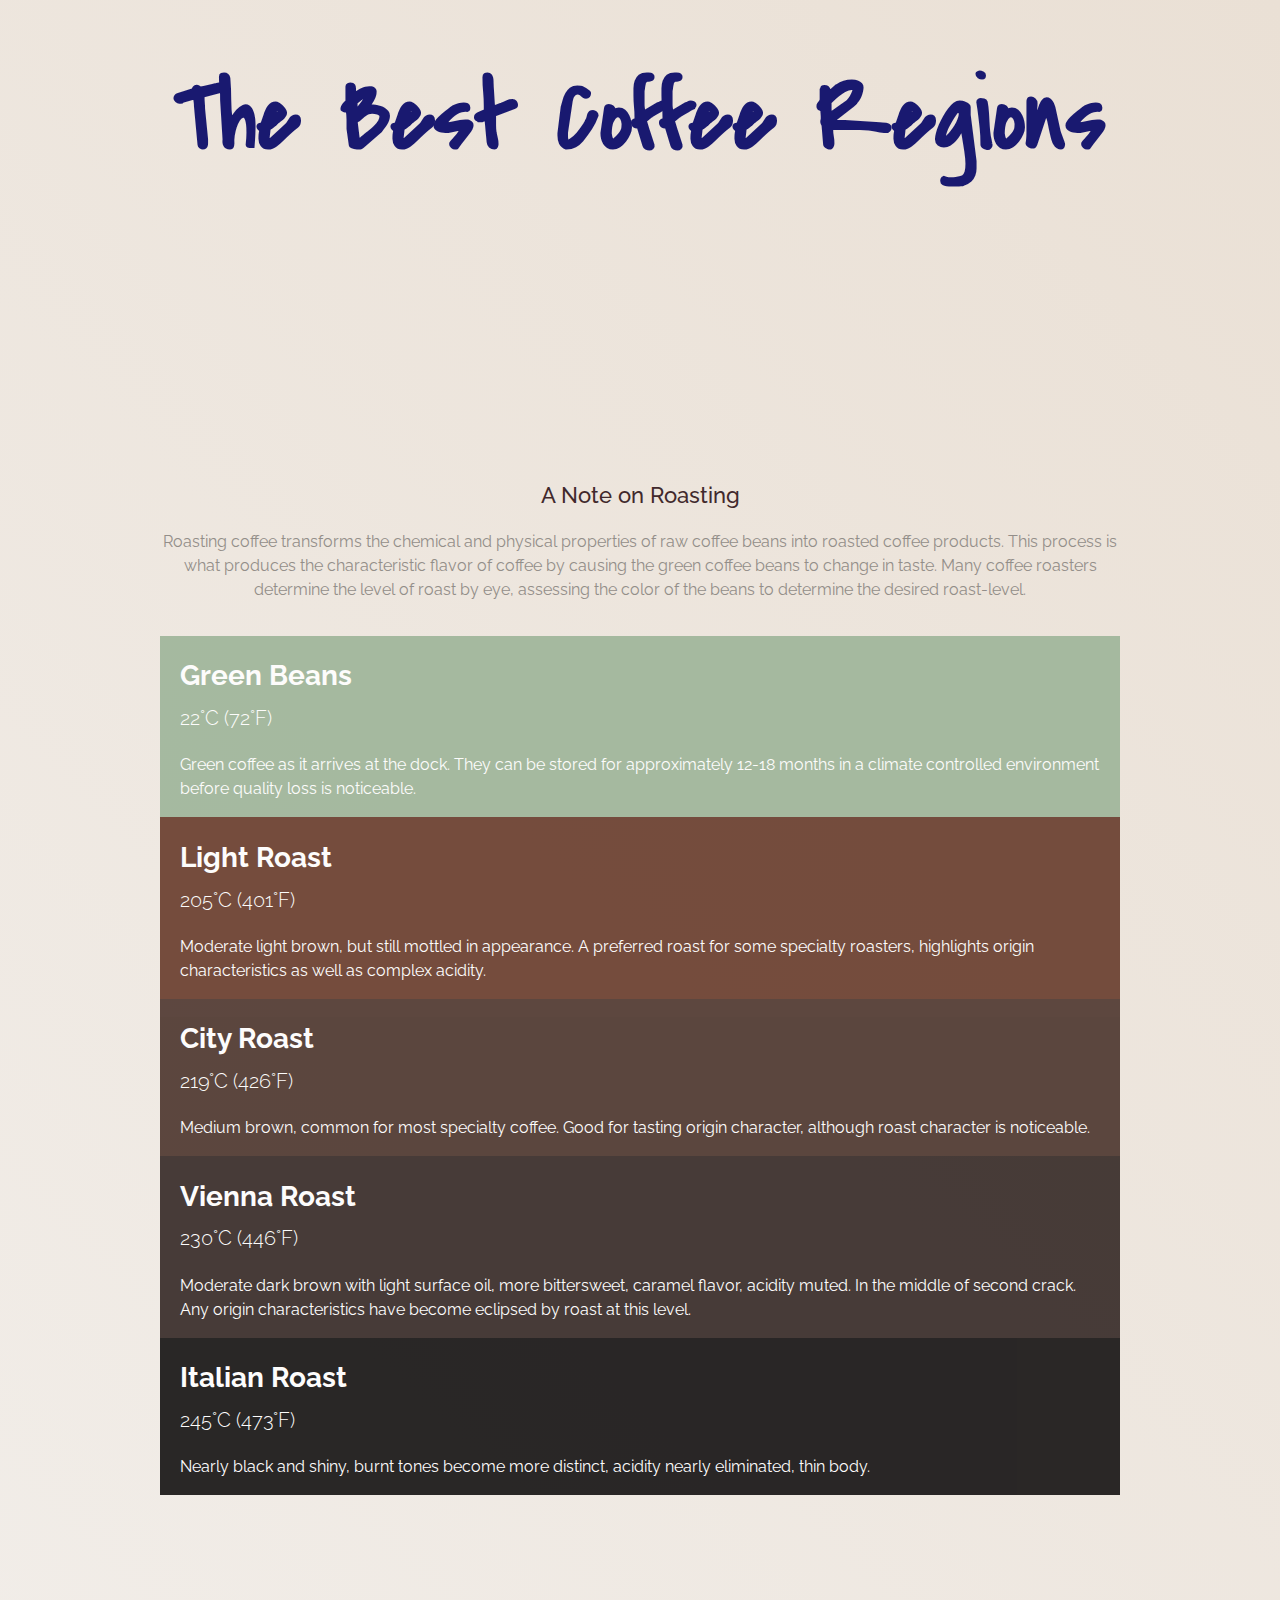
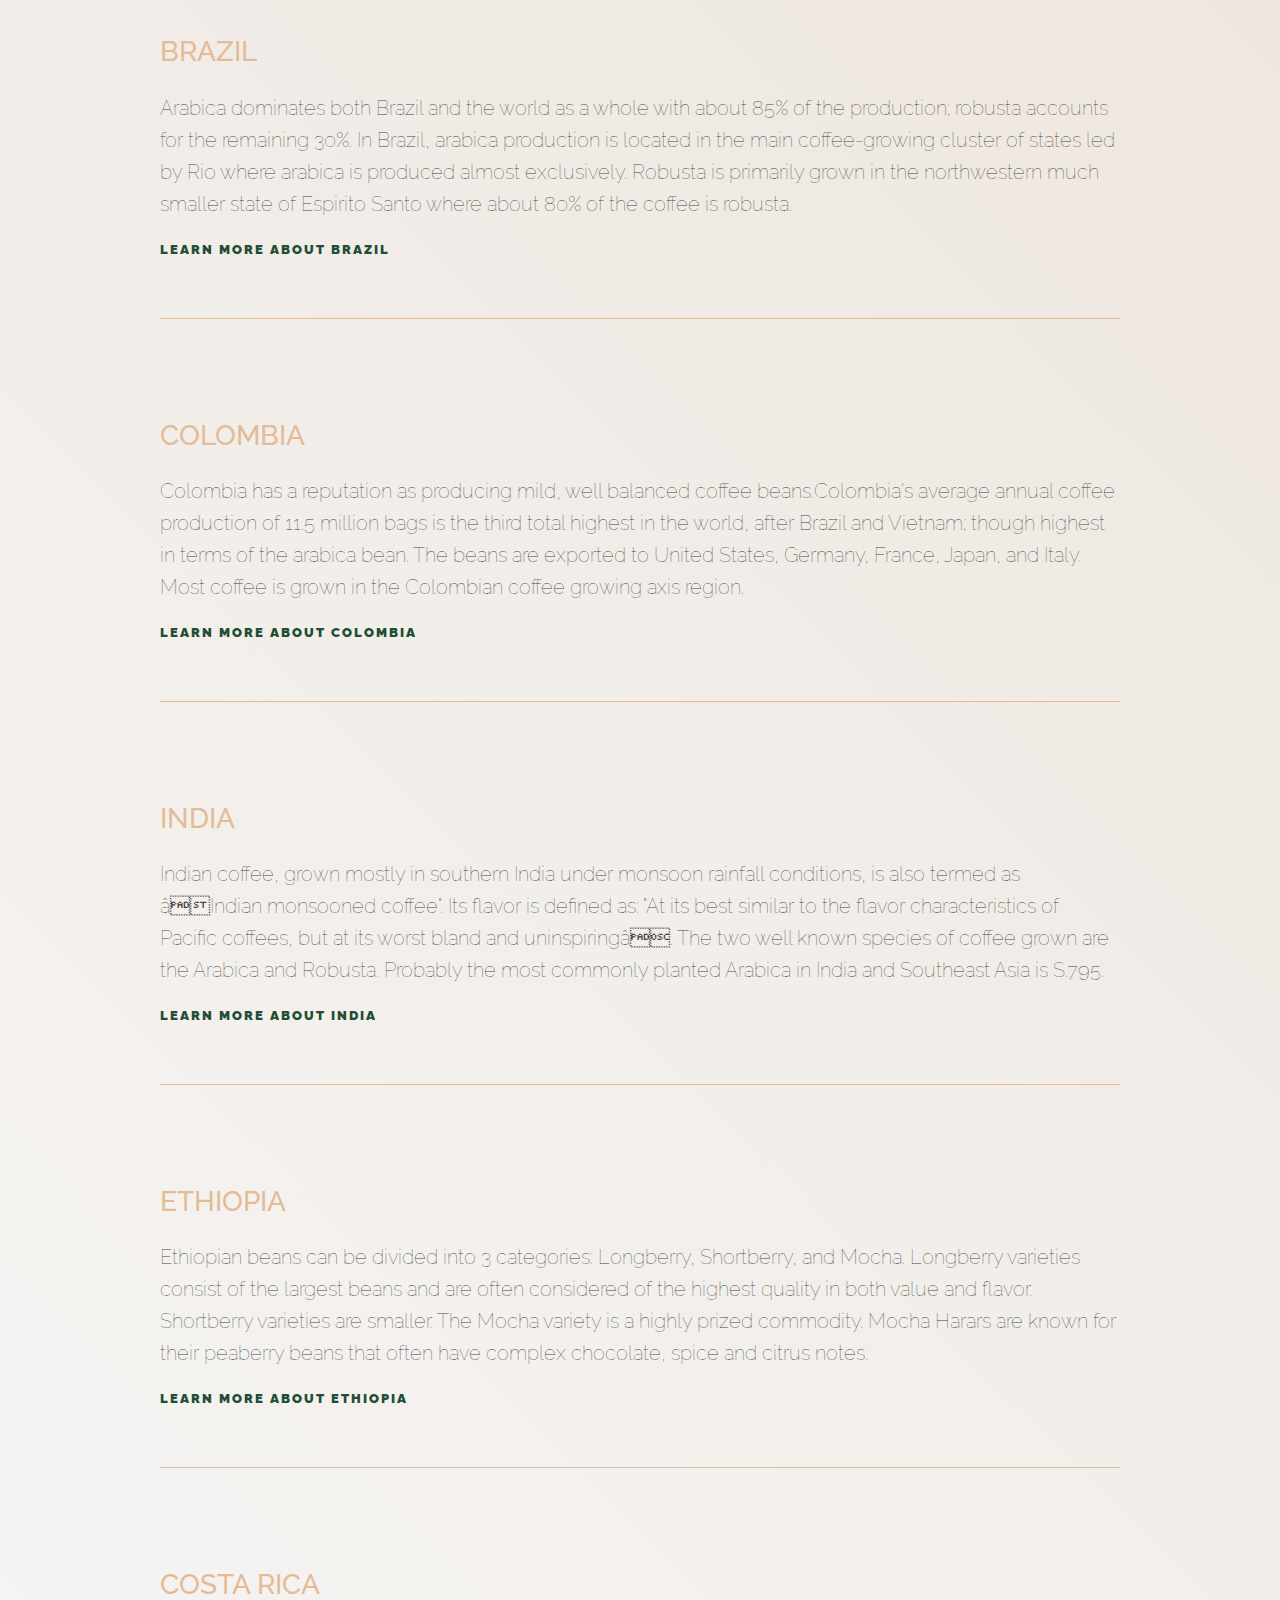
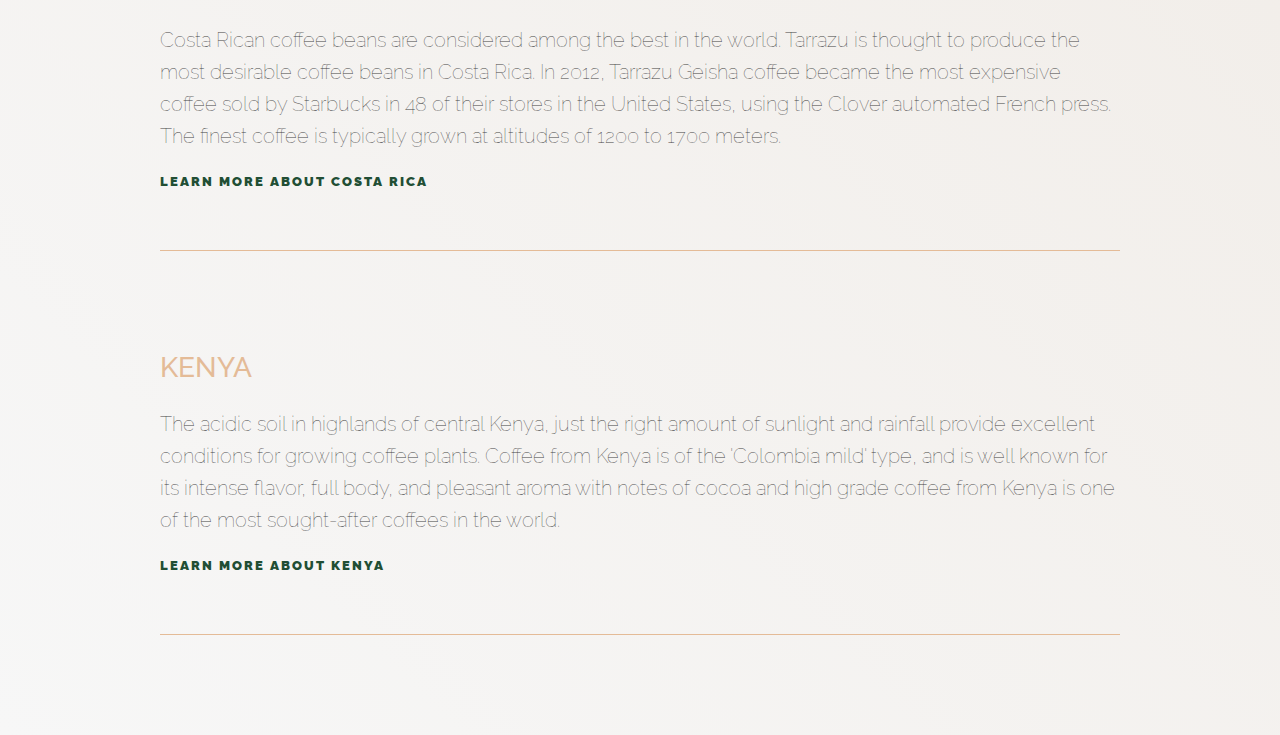
<file: colors/index.html>
<!DOCTYPE html>
<html>
<head>
  <title>The Best Coffee - By Region</title>
  <link href="https://fonts.googleapis.com/css?family=Covered+By+Your+Grace|Raleway:100,500,600,800" rel="stylesheet">
  <link rel="stylesheet" type="text/css" href="style.css">
</head>
<body>

  <div class="header">
    <h1>The Best Coffee Regions</h1>
  </div>

  <div class="roasting">
    <h3>A Note on Roasting</h3>
    <p>Roasting coffee transforms the chemical and physical properties of raw coffee beans into roasted coffee products. This process is what produces the characteristic flavor of coffee by causing the green coffee beans to change in taste. Many coffee roasters determine the level of roast by eye, assessing the color of the beans to determine the desired roast-level.</p>
  <br>
      <div class="spectrum">
        <div class="green">
          <h4>Green Beans</h4>
          <h5>22&degC (72&degF)</h5>
          <p>Green coffee as it arrives at the dock. They can be stored for approximately 12-18 months in a climate controlled environment before quality loss is noticeable.</p>
        </div>
        <div class="light">
          <h4>Light Roast</h4>
          <h5>205&degC (401&degF)</h5>
          <p>Moderate light brown, but still mottled in appearance. A preferred roast for some specialty roasters, highlights origin characteristics as well as complex acidity.</p>
        </div>
        <div class="city">
          <h4>City Roast</h4>
          <h5>219&degC (426&degF)</h5>
          <p>Medium brown, common for most specialty coffee. Good for tasting origin character, although roast character is noticeable.</p>
        </div>
        <div class="vienna">
          <h4>Vienna Roast</h4>
          <h5>230&degC (446&degF)</h5>
          <p>Moderate dark brown with light surface oil, more bittersweet, caramel flavor, acidity muted. In the middle of second crack. Any origin characteristics have become eclipsed by roast at this level.</p>
        </div>
        <div class="italian">
          <h4>Italian Roast</h4>
          <h5>245&degC (473&degF)</h5>
          <p>Nearly black and shiny, burnt tones become more distinct, acidity nearly eliminated, thin body.</p>
        </div>
      </div>
  </div>

  <ul>
    <li>
      <h2>Brazil</h2>
      <p>Arabica dominates both Brazil and the world as a whole with about 85% of the production; robusta accounts for the remaining 30%. In Brazil, arabica production is located in the main coffee-growing cluster of states led by Rio where arabica is
        produced almost exclusively. Robusta is primarily grown in the northwestern much smaller state of Espirito Santo where about 80% of the coffee is robusta.</p>
      <a href="#">Learn More about Brazil</a>
    </li>
    <li>
      <h2>Colombia</h2>
      <p>Colombia has a reputation as producing mild, well balanced coffee beans.Colombia's average annual coffee production of 11.5 million bags is the third total highest in the world, after Brazil and Vietnam; though highest in terms of the arabica
        bean. The beans are exported to United States, Germany, France, Japan, and Italy. Most coffee is grown in the Colombian coffee growing axis region.</p>
      <a href="#">Learn More about Colombia</a>
    </li>
    <li>
      <h2>India</h2>
      <p>Indian coffee, grown mostly in southern India under monsoon rainfall conditions, is also termed as âIndian monsooned coffee". Its flavor is defined as: "At its best similar to the flavor characteristics of Pacific coffees, but at its worst bland and uninspiringâ. The two well known species of coffee grown are the Arabica and Robusta. Probably the most commonly planted Arabica in India and Southeast Asia is S.795.</p>
      <a href="#">Learn More about India</a>
    </li>
    <li>
      <h2>Ethiopia</h2>
      <p>Ethiopian beans can be divided into 3 categories: Longberry, Shortberry, and Mocha. Longberry varieties consist of the largest beans and are often considered of the highest quality in both value and flavor. Shortberry varieties are smaller. The Mocha variety is a highly prized commodity. Mocha Harars are known for their peaberry beans that often have complex chocolate, spice and citrus notes.</p>
      <a href="#">Learn More about Ethiopia</a>
    </li>
    <li>
      <h2>Costa Rica</h2>
      <p>Costa Rican coffee beans are considered among the best in the world. Tarrazu is thought to produce the most desirable coffee beans in Costa Rica. In 2012, Tarrazu Geisha coffee became the most expensive coffee sold by Starbucks in 48 of their stores in the United States, using the Clover automated French press. The finest coffee is typically grown at altitudes of 1200 to 1700 meters.</p>
      <a href="#">Learn More about Costa Rica</a>
    </li>
    <li>
      <h2>Kenya</h2>
      <p>The acidic soil in highlands of central Kenya, just the right amount of sunlight and rainfall provide excellent conditions for growing coffee plants. Coffee from Kenya is of the 'Colombia mild' type, and is well known for its intense flavor, full body, and pleasant aroma with notes of cocoa and high grade coffee from Kenya is one of the most sought-after coffees in the world.</p>
      <a href="#">Learn More about Kenya</a>
    </li>
  </ul>

</body>
</html>
</file>
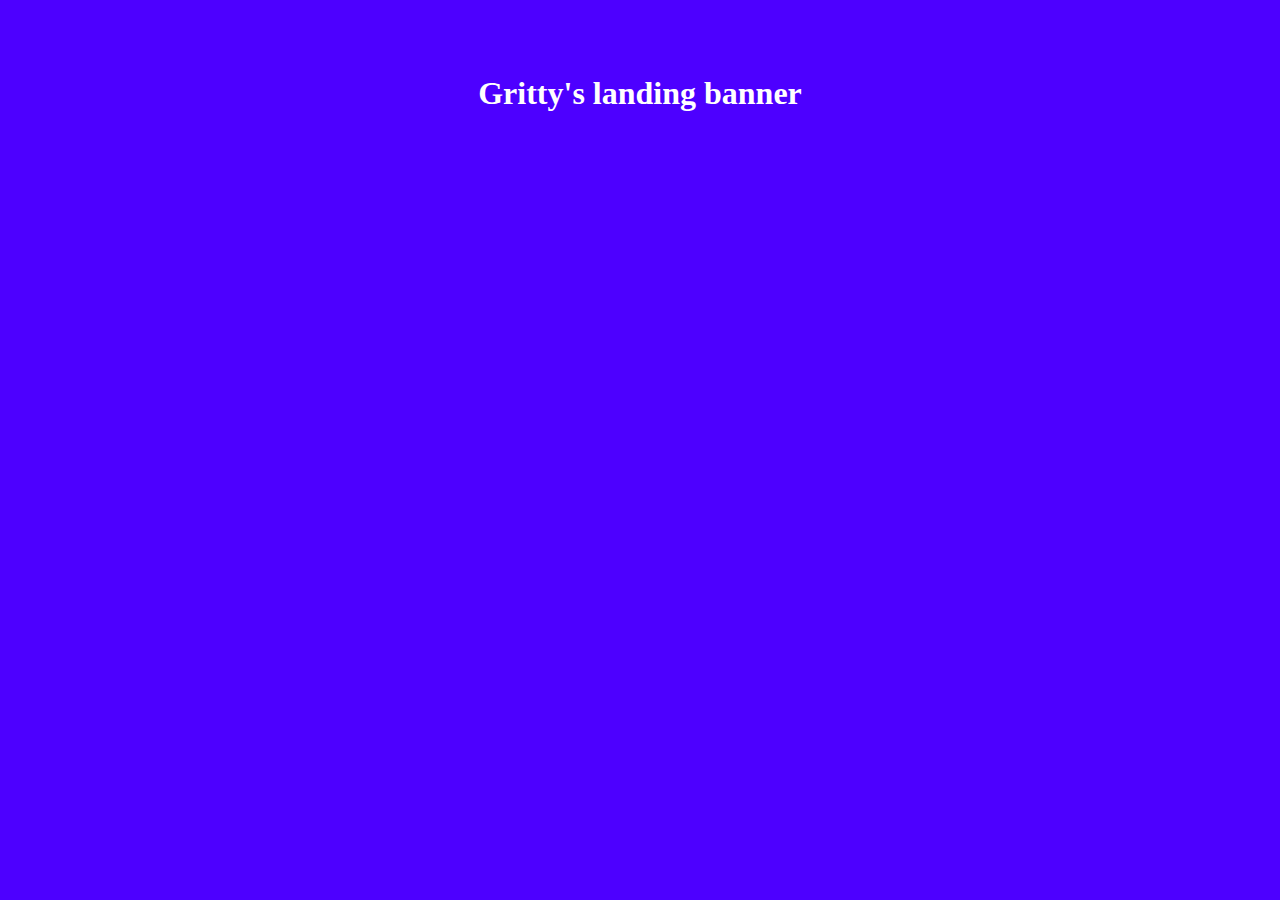
<file: DevProject/index.html>
<!DOCTYPE html>
<html lang="en">
<head>
    <meta charset="UTF-8">
    <meta name="viewport" content="width=device-width, initial-scale=1.0">
    <meta http-equiv="X-UA-Compatible" content="ie=edge">
    <title>Gritt-ify</title>
    <link rel="stylesheet" href="./resources/CSS/index.css">
</head>
<body>
    <!------ Banner section-->
    <div>
        <h1>Gritty's landing banner</h1>

    </div>
</body>
</html>
</file>
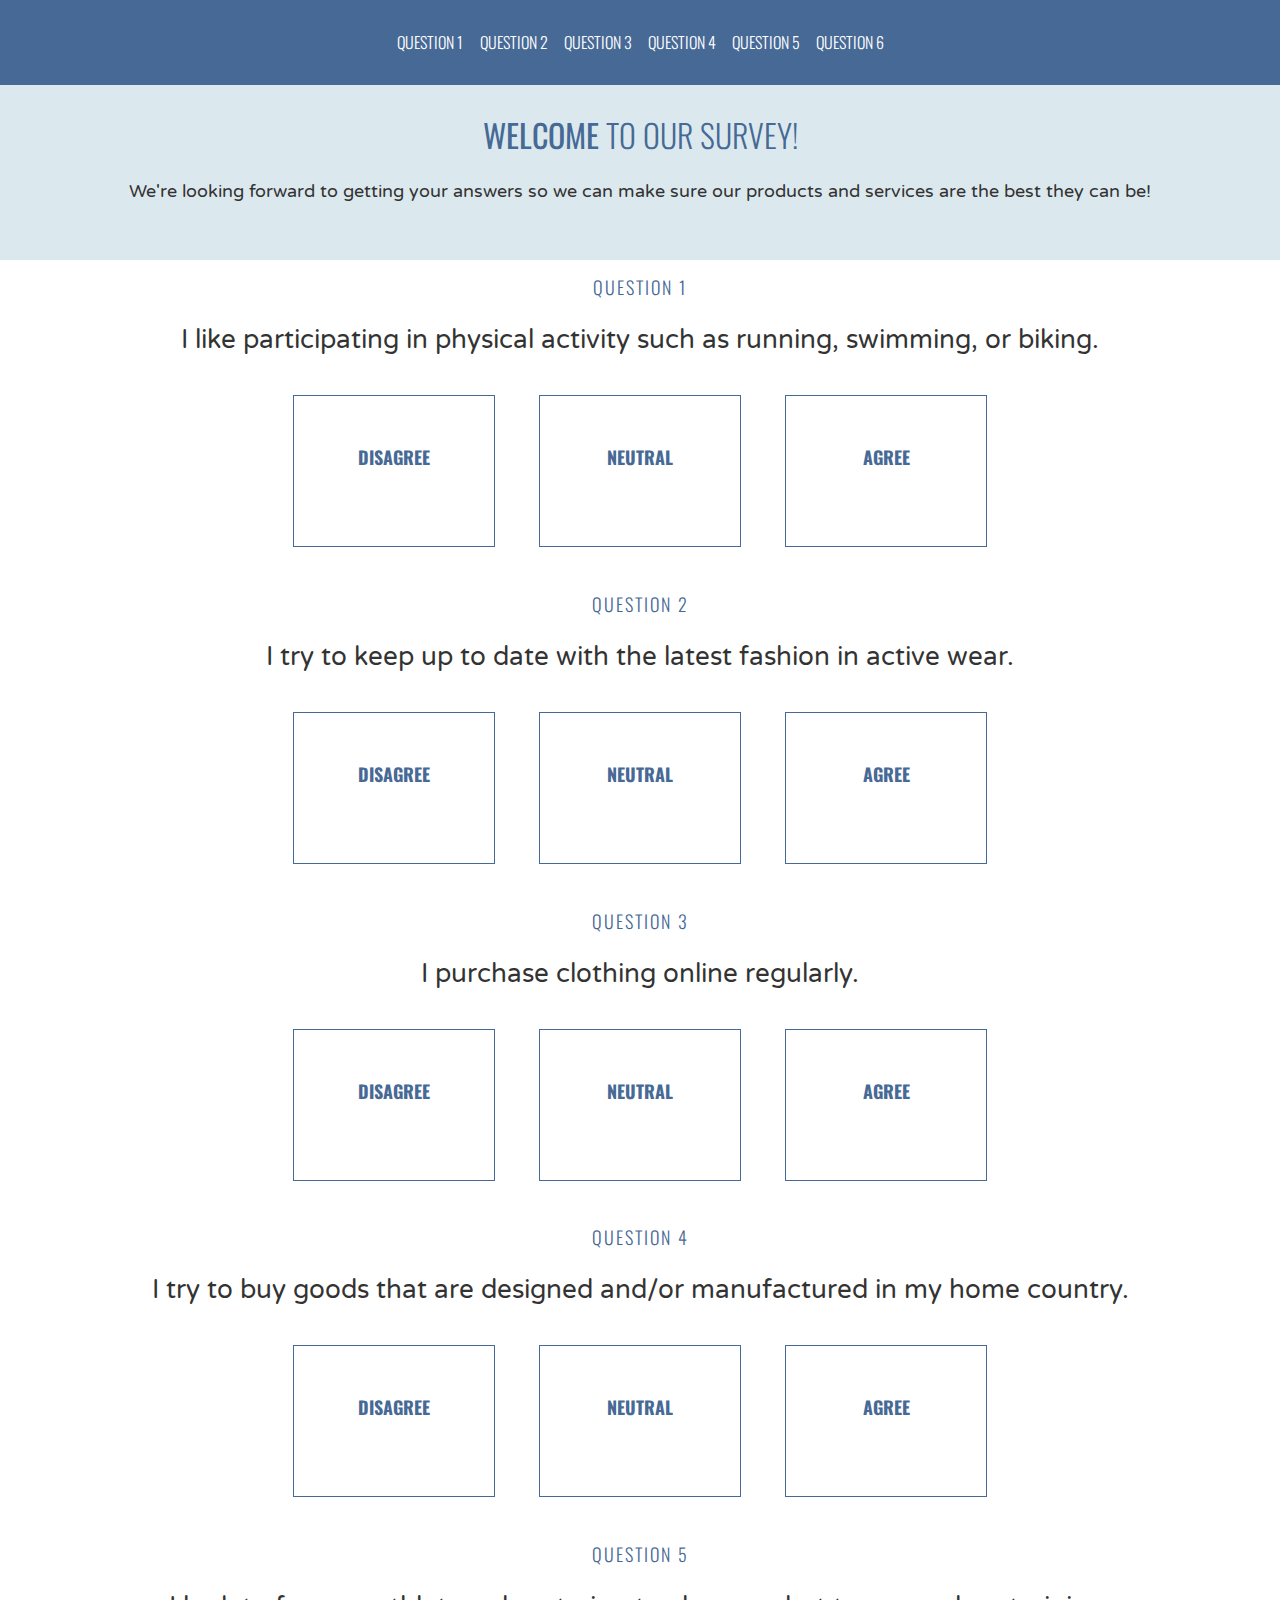
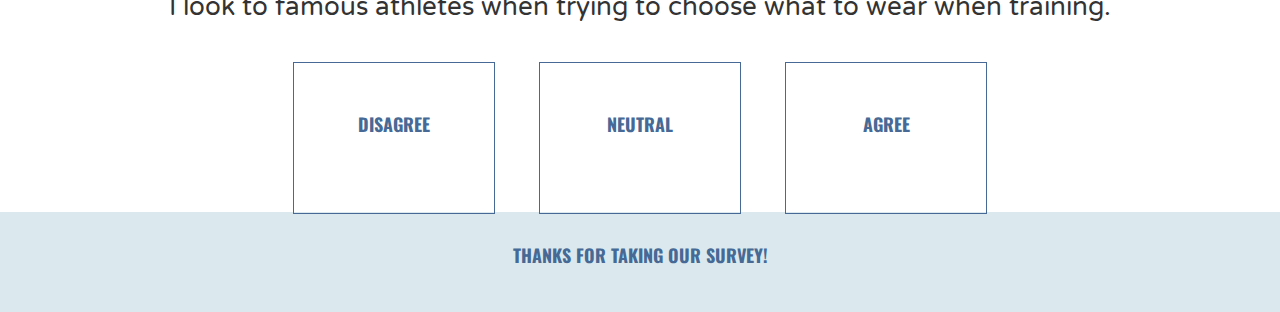
<file: survey_website/index.html>
<!DOCTYPE html>
<html>
<head>
  <title>Please Participate in Our Survey!</title>
  <link href="https://fonts.googleapis.com/css?family=Oswald:300,700|Varela+Round" rel="stylesheet">
  <link rel="stylesheet" type="text/css" href="style.css">
</head>
<body>

  <header>
    <ul>
      <li>Question 1</li>
      <li>Question 2</li>
      <li>Question 3</li>
      <li>Question 4</li>
      <li>Question 5</li>
      <li>Question 6</li>
    </ul>
  </header>

  <div class="welcome">
    <h1><strong>Welcome</strong> to our survey!</h1>
    <p>We're looking forward to getting your answers so we can make sure our products and services are the best they can be!</p>
  </div>

  <div class="question">
    <h4>Question 1</h4>
    <h2>I like participating in physical activity such as running, swimming, or biking.</h2>

    <div class="answer">
      <h3>Disagree</h3>
    </div>

    <div class="answer">
      <h3>Neutral</h3>
    </div>

    <div class="answer">
      <h3>Agree</h3>
    </div>
  </div>

  <div class="question">
    <h4>Question 2</h4>
    <h2>I try to keep up to date with the latest fashion in active wear.</h2>

    <div class="answer">
      <h3>Disagree</h3>
    </div>

    <div class="answer">
      <h3>Neutral</h3>
    </div>

    <div class="answer">
      <h3>Agree</h3>
    </div>
  </div>

  <div class="question">
    <h4>Question 3</h4>
    <h2>I purchase clothing online regularly.</h2>

    <div class="answer">
      <h3>Disagree</h3>
    </div>

    <div class="answer">
      <h3>Neutral</h3>
    </div>

    <div class="answer">
      <h3>Agree</h3>
    </div>
  </div>

  <div class="question">
    <h4>Question 4</h4>
    <h2>I try to buy goods that are designed and/or manufactured in my home country.</h2>

    <div class="answer">
      <h3>Disagree</h3>
    </div>

    <div class="answer">
      <h3>Neutral</h3>
    </div>

    <div class="answer">
      <h3>Agree</h3>
    </div>
  </div>

  <div class="question">
    <h4>Question 5</h4>
    <h2>I look to famous athletes when trying to choose what to wear when training.</h2>

    <div class="answer">
      <h3>Disagree</h3>
    </div>

    <div class="answer">
      <h3>Neutral</h3>
    </div>

    <div class="answer">
      <h3>Agree</h3>
    </div>
  </div>
  <footer>
    <h3>Thanks for taking our survey!</h3>
  </footer>

</body>
</html>
</file>
<file: colors/style.css>
body {
    padding: 0;
    margin: 0;
    background: #F7F7F7;
    /* Old browsers */
    background: -moz-linear-gradient(45deg, #F7F7F7 0%, #EAE0D5 100%);
    /* FF3.6-15 */
    background: -webkit-linear-gradient(45deg, #F7F7F7 0%, #EAE0D5 100%);
    /* Chrome10-25,Safari5.1-6 */
    background: linear-gradient(45deg, #F7F7F7 0%, #EAE0D5 100%);
  }

  /** Header styles **/
  .header {
    background-image: url(https://images.unsplash.com/photo-1455267847942-f4fdb784f0c5?dpr=1&auto=format&crop=entropy&fit=crop&w=1500&h=1000&q=80&cs=tinysrgb);
    height: 400px;
    background-position: center center;
  }

  .roasting {
    margin: 40px auto;
    padding: 20px 30px 40px 30px;
    background-color: #FFFFFFFFF;
    overflow: auto;
    width: 75%;
    border-radius: 4px;
    align-self: center;
  }

  .roasting p {
    color: #938E89;
    text-align: center;
    line-height: 24px;
    font-family: 'Raleway', sans-serif;
    font-size: 16px;
    font-weight: 400;
  }

  .spectrum div {
    font: inherit;
    padding: 0 20px;
    color: #FFFFFF;
    overflow: auto;
    opacity: 0.9;
  }

  .spectrum p {
    color: #FFFFFF;
    text-align: left;
  }

  /* Roast types */
  .green {
    background-color: #9EB599;
  }

  .light {
    background-color: #683C2C;
  }

  .city {
    background-color: #4C352D;
  }

  .vienna {
    background-color: #352926;
  }

  .italian {
    background-color: #141212;
  }

  /* Typography */
  h1 {
    color: MidnightBlue;
    font-family: 'Covered By Your Grace', sans-serif;
    font-size: 100px;
    line-height: 76px;
    margin: 0;
    position: relative;
    text-align: center;
    top: 20%;
  }

  h2 {
    color: #E4BB97;
    font-family: 'Raleway', sans-serif;
    font-size: 28px;
    font-weight: 500;
    text-align: left;
    text-transform: uppercase;
  }

  h3 {
    color: #41292C;
    font-family: 'Raleway', sans-serif;
    font-size: 22px;
    font-weight: 500;
    text-align: center;
  }

  h4 {
    font-family: 'Raleway', sans-serif;
    font-size: 28px;
    font-weight: 700;
    line-height: .2em;
  }

  h5 {
    font-family: 'Raleway', sans-serif;
    font-size: 20px;
    line-height: .2em;
    font-weight: 300;
  }

  /* Page elements */
  ul {
    margin: 0 auto;
    padding: 0;
    width: 75%;
  }

  li {
    border-bottom: 1px solid #E4BB97;
    list-style: none;
    margin: 100px 0px;
    padding-bottom: 60px;
  }

  p {
    color: #444444;
    line-height: 32px;
    font-family: 'Raleway', sans-serif;
    font-size: 20px;
    font-weight: 100;
  }

  a {
    color: #214E34;
    font-family: 'Raleway', sans-serif;
    font-size: 13px;
    font-weight: 900;
    text-align: left;
    text-transform: uppercase;
    text-decoration: none;
    letter-spacing: 2px;
  }
</file>
<file: DevProject/resources/CSS/index.css>
body{
    background-color: #4d00ff;
    color: white;
    margin-top: 75px;
    text-align: center;
}
</file>
<file: survey_website/style.css>
body {
    background-color: #FFF;
    margin: 0 auto;
  }

  header {
    background-color: #466995;
    border-bottom: 1px solid #466995;
    position: fixed;
    width: 100%;
    z-index: 10;
  }

  ul {
    margin: 30px auto;
    padding: 0 20px;
    text-align: center;
  }

  li {
    color: #FFF;
    font-family: 'Oswald', sans-serif;
    font-size: 16px;
    font-weight: 300;
    text-transform: uppercase;
    display: inline-block;
    width: 80px;
  }

  li:hover {
    color: #DBE9EE;
  }

  h1 {
    color: #466995;
    font-family: 'Oswald', sans-serif;
    font-size: 32px;
    font-weight: 300;
    text-transform: uppercase;
  }

  h2 {
    color: #333;
    font-family: 'Varela Round', sans-serif;
    font-size: 26px;
    font-weight: 100;
    margin: 0 auto 20px auto;
  }

  h3 {
    color: #466995;
    font-family: 'Oswald', sans-serif;
    font-size: 18px;
    text-align: center;
    font-weight: 700;
    text-transform: uppercase;
    padding: 30px;
  }

  h4 {
    color: #466995;
    font-family: 'Oswald', sans-serif;
    font-size: 18px;
    font-weight: 300;
    letter-spacing: 2px;
    text-align: center;
    text-transform: uppercase
  }

  p {
    color: #333;
    font-family: 'Varela Round', sans-serif;
    font-size: 18px;
  }

  footer {
    background-color: #DBE9EE;
    text-align: center;
    height: 100px;
  }

  .welcome {
    background-color: #DBE9EE;
    box-sizing: border-box;
    padding: 40px;
    text-align: center;
    width: 100%;
    position: relative;
    top: 50px;
  }

  .question {
    text-align: center;
    position: relative;
    top: 40px;
  }

  .answer {
    border: 1px solid #466995;
    margin: 20px;
    display: inline-block;
    height: 150px;
    width: 200px;
  }

  .answer:hover {
    background: #C0D6DF;
    color: #FFF;
  }
</file>
